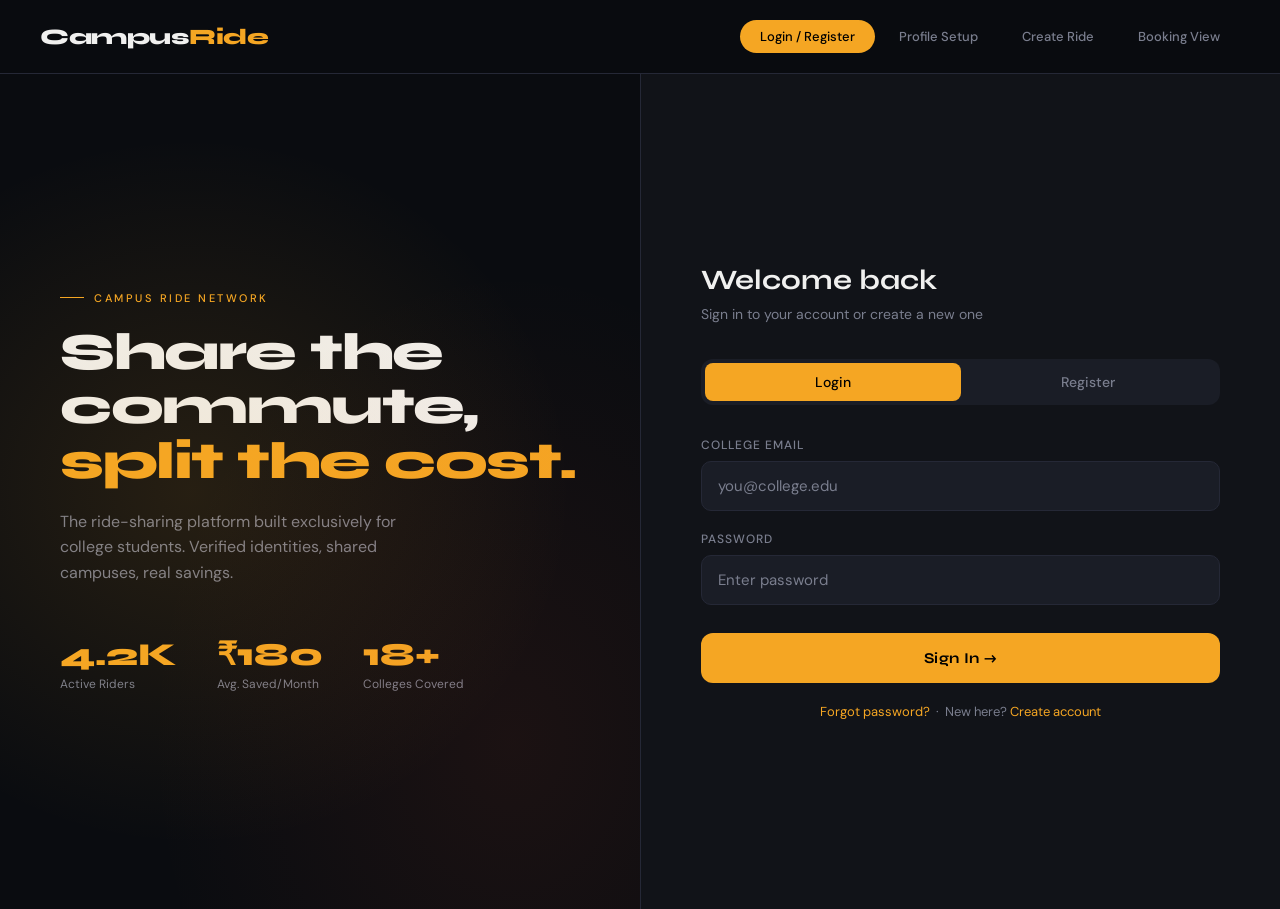
<file: index.html>
<!DOCTYPE html>
<html lang="en">
<head>
<meta charset="UTF-8">
<meta name="viewport" content="width=device-width, initial-scale=1.0">
<title>CampusRide — College Ride Sharing</title>
<link rel="preconnect" href="https://fonts.googleapis.com">
<link href="https://fonts.googleapis.com/css2?family=Syne:wght@400;600;700;800&family=DM+Sans:ital,wght@0,300;0,400;0,500;1,300&display=swap" rel="stylesheet">
<style>
  :root {
    --bg: #0a0c10;
    --surface: #111318;
    --surface2: #1a1d26;
    --border: #252836;
    --accent: #f5a623;
    --accent2: #e8552e;
    --green: #2dd4a0;
    --text: #f0f0ef;
    --muted: #7a7e8e;
    --pill-bg: #1e2130;
  }

  * { box-sizing: border-box; margin: 0; padding: 0; }

  body {
    font-family: 'DM Sans', sans-serif;
    background: var(--bg);
    color: var(--text);
    min-height: 100vh;
    overflow-x: hidden;
  }

  /* NAV */
  nav {
    display: flex; align-items: center; justify-content: space-between;
    padding: 20px 40px;
    border-bottom: 1px solid var(--border);
    position: sticky; top: 0; z-index: 100;
    background: rgba(10,12,16,0.92);
    backdrop-filter: blur(16px);
  }
  .logo {
    font-family: 'Syne', sans-serif;
    font-size: 22px; font-weight: 800;
    letter-spacing: -0.5px;
  }
  .logo span { color: var(--accent); }
  .nav-tabs { display: flex; gap: 4px; }
  .nav-tab {
    padding: 8px 20px; border-radius: 100px;
    border: none; cursor: pointer;
    font-family: 'DM Sans', sans-serif;
    font-size: 13px; font-weight: 500;
    transition: all 0.2s;
    background: transparent; color: var(--muted);
  }
  .nav-tab.active {
    background: var(--accent);
    color: #000;
  }
  .nav-tab:hover:not(.active) { color: var(--text); background: var(--surface2); }

  /* PAGES */
  .page { display: none; animation: fadeIn 0.35s ease; }
  .page.active { display: block; }
  @keyframes fadeIn { from { opacity: 0; transform: translateY(12px); } to { opacity: 1; transform: translateY(0); } }

  /* ========================
     PAGE 1 — LOGIN
  ======================== */
  .login-wrap {
    display: grid;
    grid-template-columns: 1fr 1fr;
    min-height: calc(100vh - 65px);
  }
  .login-left {
    padding: 80px 60px;
    display: flex; flex-direction: column; justify-content: center;
    position: relative; overflow: hidden;
  }
  .login-left::before {
    content: '';
    position: absolute; inset: 0;
    background: radial-gradient(ellipse at 30% 50%, rgba(245,166,35,0.12) 0%, transparent 60%),
                radial-gradient(ellipse at 80% 80%, rgba(232,85,46,0.08) 0%, transparent 50%);
    pointer-events: none;
  }
  .login-eyebrow {
    font-size: 11px; font-weight: 500; letter-spacing: 2.5px;
    color: var(--accent); text-transform: uppercase; margin-bottom: 20px;
    display: flex; align-items: center; gap: 10px;
  }
  .login-eyebrow::before { content: ''; width: 24px; height: 1px; background: var(--accent); }
  .login-headline {
    font-family: 'Syne', sans-serif;
    font-size: 52px; font-weight: 800; line-height: 1.05;
    letter-spacing: -1.5px; margin-bottom: 20px;
  }
  .login-headline em { font-style: normal; color: var(--accent); }
  .login-sub { font-size: 16px; color: var(--muted); line-height: 1.6; max-width: 380px; }
  .login-stats {
    display: flex; gap: 40px; margin-top: 50px;
  }
  .stat-item {}
  .stat-num {
    font-family: 'Syne', sans-serif;
    font-size: 32px; font-weight: 800; color: var(--accent);
  }
  .stat-label { font-size: 12px; color: var(--muted); margin-top: 2px; }

  .login-right {
    background: var(--surface);
    border-left: 1px solid var(--border);
    padding: 80px 60px;
    display: flex; flex-direction: column; justify-content: center;
  }
  .form-header { margin-bottom: 36px; }
  .form-title {
    font-family: 'Syne', sans-serif;
    font-size: 28px; font-weight: 700; margin-bottom: 8px;
  }
  .form-sub { font-size: 14px; color: var(--muted); }

  .tabs-toggle {
    display: flex; gap: 0;
    background: var(--surface2);
    border-radius: 12px; padding: 4px;
    margin-bottom: 32px;
  }
  .toggle-btn {
    flex: 1; padding: 10px; border-radius: 8px;
    border: none; cursor: pointer;
    font-family: 'DM Sans', sans-serif;
    font-size: 14px; font-weight: 500;
    background: transparent; color: var(--muted);
    transition: all 0.2s;
  }
  .toggle-btn.active { background: var(--accent); color: #000; }

  .field { margin-bottom: 20px; }
  .field label {
    display: block; font-size: 12px; font-weight: 500;
    color: var(--muted); text-transform: uppercase; letter-spacing: 1px;
    margin-bottom: 8px;
  }
  .field input, .field select {
    width: 100%; padding: 14px 16px;
    background: var(--surface2);
    border: 1px solid var(--border);
    border-radius: 10px; color: var(--text);
    font-family: 'DM Sans', sans-serif; font-size: 15px;
    transition: border-color 0.2s;
    outline: none; appearance: none;
  }
  .field input:focus, .field select:focus { border-color: var(--accent); }
  .field input::placeholder { color: var(--muted); }
  .field select option { background: var(--surface2); }

  .role-grid { display: grid; grid-template-columns: 1fr 1fr; gap: 12px; }
  .role-card {
    padding: 16px; border-radius: 12px;
    border: 1.5px solid var(--border);
    cursor: pointer; transition: all 0.2s;
    text-align: center;
  }
  .role-card:hover { border-color: var(--muted); }
  .role-card.selected { border-color: var(--accent); background: rgba(245,166,35,0.08); }
  .role-icon { font-size: 28px; margin-bottom: 8px; }
  .role-name { font-size: 14px; font-weight: 600; }
  .role-desc { font-size: 11px; color: var(--muted); margin-top: 3px; }

  .upload-zone {
    border: 1.5px dashed var(--border);
    border-radius: 10px; padding: 24px;
    text-align: center; cursor: pointer;
    transition: all 0.2s;
  }
  .upload-zone:hover { border-color: var(--accent); background: rgba(245,166,35,0.04); }
  .upload-icon { font-size: 24px; margin-bottom: 8px; }
  .upload-text { font-size: 13px; color: var(--muted); }
  .upload-text span { color: var(--accent); }

  .btn-primary {
    width: 100%; padding: 16px;
    background: var(--accent);
    border: none; border-radius: 12px;
    color: #000; font-family: 'Syne', sans-serif;
    font-size: 15px; font-weight: 700;
    cursor: pointer; transition: all 0.2s;
    letter-spacing: 0.3px;
    margin-top: 8px;
  }
  .btn-primary:hover { background: #f9bc52; transform: translateY(-1px); box-shadow: 0 8px 24px rgba(245,166,35,0.3); }

  .divider {
    display: flex; align-items: center; gap: 12px;
    margin: 20px 0; color: var(--muted); font-size: 12px;
  }
  .divider::before, .divider::after {
    content: ''; flex: 1; height: 1px; background: var(--border);
  }

  .form-footer { text-align: center; margin-top: 20px; font-size: 13px; color: var(--muted); }
  .form-footer a { color: var(--accent); cursor: pointer; text-decoration: none; }

  /* ========================
     PAGE 2 — PROFILE
  ======================== */
  .profile-wrap {
    max-width: 860px; margin: 0 auto;
    padding: 60px 40px;
  }
  .page-eyebrow {
    font-size: 11px; font-weight: 500; letter-spacing: 2.5px;
    color: var(--accent); text-transform: uppercase; margin-bottom: 16px;
    display: flex; align-items: center; gap: 10px;
  }
  .page-eyebrow::before { content: ''; width: 20px; height: 1px; background: var(--accent); }
  .page-headline {
    font-family: 'Syne', sans-serif;
    font-size: 38px; font-weight: 800; letter-spacing: -1px;
    margin-bottom: 10px;
  }
  .page-sub { font-size: 15px; color: var(--muted); margin-bottom: 48px; }

  .profile-steps {
    display: flex; gap: 0; margin-bottom: 48px;
    border: 1px solid var(--border); border-radius: 14px; overflow: hidden;
  }
  .step-item {
    flex: 1; padding: 16px 20px;
    border-right: 1px solid var(--border);
    display: flex; align-items: center; gap: 12px;
    font-size: 13px; color: var(--muted);
  }
  .step-item:last-child { border-right: none; }
  .step-item.done { color: var(--green); }
  .step-item.current { color: var(--text); background: var(--surface2); }
  .step-num {
    width: 26px; height: 26px; border-radius: 50%;
    display: flex; align-items: center; justify-content: center;
    font-size: 11px; font-weight: 700;
    background: var(--surface2); color: var(--muted);
    flex-shrink: 0;
  }
  .step-item.done .step-num { background: var(--green); color: #000; }
  .step-item.current .step-num { background: var(--accent); color: #000; }

  .profile-card {
    background: var(--surface);
    border: 1px solid var(--border);
    border-radius: 20px; padding: 40px;
    margin-bottom: 24px;
  }
  .card-section-title {
    font-family: 'Syne', sans-serif;
    font-size: 18px; font-weight: 700;
    margin-bottom: 24px;
    display: flex; align-items: center; gap: 10px;
  }
  .card-section-title .badge {
    font-size: 10px; font-weight: 600; letter-spacing: 1px; text-transform: uppercase;
    background: rgba(245,166,35,0.15); color: var(--accent);
    padding: 3px 8px; border-radius: 100px;
  }
  .two-col { display: grid; grid-template-columns: 1fr 1fr; gap: 20px; }

  .avatar-upload {
    display: flex; align-items: center; gap: 24px; margin-bottom: 32px;
  }
  .avatar-circle {
    width: 80px; height: 80px; border-radius: 50%;
    background: linear-gradient(135deg, var(--accent), var(--accent2));
    display: flex; align-items: center; justify-content: center;
    font-size: 28px; font-weight: 800; font-family: 'Syne', sans-serif;
    color: #000; flex-shrink: 0;
  }
  .avatar-info { flex: 1; }
  .avatar-info p { font-size: 14px; font-weight: 500; margin-bottom: 4px; }
  .avatar-info small { font-size: 12px; color: var(--muted); }
  .btn-outline {
    padding: 10px 20px; border-radius: 8px;
    border: 1px solid var(--border); background: transparent;
    color: var(--text); font-family: 'DM Sans', sans-serif;
    font-size: 13px; cursor: pointer; transition: all 0.2s;
    margin-top: 10px; display: inline-block;
  }
  .btn-outline:hover { border-color: var(--accent); color: var(--accent); }

  .doc-uploads { display: grid; grid-template-columns: 1fr 1fr; gap: 16px; }
  .doc-card {
    padding: 20px; border-radius: 14px;
    border: 1.5px dashed var(--border);
    cursor: pointer; transition: all 0.2s;
    position: relative; overflow: hidden;
  }
  .doc-card:hover { border-color: var(--accent); }
  .doc-card.uploaded { border-style: solid; border-color: var(--green); }
  .doc-tag {
    font-size: 10px; font-weight: 600; text-transform: uppercase; letter-spacing: 1.5px;
    padding: 3px 8px; border-radius: 100px; margin-bottom: 12px; display: inline-block;
    background: rgba(255,255,255,0.06); color: var(--muted);
  }
  .doc-card.uploaded .doc-tag { background: rgba(45,212,160,0.12); color: var(--green); }
  .doc-icon { font-size: 24px; margin-bottom: 8px; }
  .doc-title { font-size: 14px; font-weight: 500; margin-bottom: 4px; }
  .doc-hint { font-size: 12px; color: var(--muted); }
  .doc-check {
    position: absolute; top: 14px; right: 14px;
    width: 20px; height: 20px; border-radius: 50%;
    background: var(--green); color: #000;
    display: flex; align-items: center; justify-content: center;
    font-size: 10px;
  }

  /* ========================
     PAGE 3 — RIDE CREATION
  ======================== */
  .ride-wrap {
    max-width: 760px; margin: 0 auto;
    padding: 60px 40px;
  }

  .map-preview {
    width: 100%; height: 220px;
    background: var(--surface2);
    border-radius: 16px; overflow: hidden;
    position: relative; margin-bottom: 28px;
    border: 1px solid var(--border);
  }
  .map-bg {
    width: 100%; height: 100%;
    background: 
      repeating-linear-gradient(0deg, transparent, transparent 39px, rgba(255,255,255,0.03) 40px),
      repeating-linear-gradient(90deg, transparent, transparent 39px, rgba(255,255,255,0.03) 40px),
      var(--surface2);
  }
  .map-overlay {
    position: absolute; inset: 0;
    display: flex; align-items: center; justify-content: center;
  }
  .route-visual {
    display: flex; align-items: center; gap: 0;
    background: rgba(10,12,16,0.85);
    border-radius: 100px; padding: 12px 24px;
    border: 1px solid var(--border);
    backdrop-filter: blur(10px);
  }
  .route-dot {
    width: 10px; height: 10px; border-radius: 50%;
    flex-shrink: 0;
  }
  .route-dot.start { background: var(--green); }
  .route-dot.end { background: var(--accent2); }
  .route-line {
    width: 80px; height: 2px;
    background: repeating-linear-gradient(90deg, var(--muted) 0, var(--muted) 4px, transparent 4px, transparent 8px);
    margin: 0 10px;
  }
  .route-label { font-size: 13px; font-weight: 500; padding: 0 8px; }

  .map-badge {
    position: absolute; top: 16px; left: 16px;
    background: rgba(10,12,16,0.8);
    border: 1px solid var(--border);
    border-radius: 8px; padding: 6px 12px;
    font-size: 11px; color: var(--muted);
    backdrop-filter: blur(10px);
  }
  .map-badge span { color: var(--accent); }

  .location-fields { display: grid; grid-template-columns: 1fr 1fr; gap: 16px; margin-bottom: 24px; }
  .location-input-wrap { position: relative; }
  .location-dot {
    position: absolute; left: 14px; top: 50%; transform: translateY(-50%);
    width: 10px; height: 10px; border-radius: 50%; z-index: 1;
  }
  .location-dot.pickup { background: var(--green); }
  .location-dot.drop { background: var(--accent2); }
  .location-input {
    width: 100%; padding: 14px 16px 14px 36px;
    background: var(--surface2);
    border: 1px solid var(--border);
    border-radius: 10px; color: var(--text);
    font-family: 'DM Sans', sans-serif; font-size: 15px;
    outline: none; transition: border-color 0.2s;
  }
  .location-input:focus { border-color: var(--accent); }
  .location-input::placeholder { color: var(--muted); }

  .ride-details-grid { display: grid; grid-template-columns: 1fr 1fr 1fr; gap: 16px; margin-bottom: 24px; }
  .detail-field { }
  .detail-field label {
    display: block; font-size: 11px; font-weight: 600; letter-spacing: 1.5px;
    text-transform: uppercase; color: var(--muted); margin-bottom: 8px;
  }
  .detail-field input, .detail-field select {
    width: 100%; padding: 14px 16px;
    background: var(--surface2);
    border: 1px solid var(--border);
    border-radius: 10px; color: var(--text);
    font-family: 'DM Sans', sans-serif; font-size: 15px;
    outline: none; appearance: none;
    transition: border-color 0.2s;
  }
  .detail-field input:focus, .detail-field select:focus { border-color: var(--accent); }
  .detail-field input::placeholder { color: var(--muted); }

  .seat-selector {
    display: flex; gap: 10px;
  }
  .seat-btn {
    flex: 1; padding: 14px 8px;
    background: var(--surface2);
    border: 1.5px solid var(--border);
    border-radius: 10px; color: var(--muted);
    font-family: 'DM Sans', sans-serif;
    font-size: 15px; font-weight: 600;
    cursor: pointer; transition: all 0.2s;
    text-align: center;
  }
  .seat-btn:hover { border-color: var(--muted); color: var(--text); }
  .seat-btn.selected { border-color: var(--accent); background: rgba(245,166,35,0.1); color: var(--accent); }

  .fare-card {
    background: linear-gradient(135deg, rgba(245,166,35,0.08), rgba(232,85,46,0.06));
    border: 1px solid rgba(245,166,35,0.2);
    border-radius: 14px; padding: 24px;
    display: flex; align-items: center; justify-content: space-between;
    margin-bottom: 28px;
  }
  .fare-label { font-size: 13px; color: var(--muted); }
  .fare-value {
    font-family: 'Syne', sans-serif;
    font-size: 28px; font-weight: 800; color: var(--accent);
  }
  .fare-per { font-size: 13px; color: var(--muted); margin-left: 4px; }
  .fare-breakdown { font-size: 12px; color: var(--muted); margin-top: 4px; }

  /* ========================
     PAGE 4 — BOOKING NOTIFICATION
  ======================== */
  .notif-wrap {
    max-width: 600px; margin: 0 auto;
    padding: 60px 40px;
  }

  .notif-header {
    text-align: center; margin-bottom: 40px;
    position: relative;
  }
  .notif-glow {
    position: absolute; top: -20px; left: 50%; transform: translateX(-50%);
    width: 120px; height: 120px; border-radius: 50%;
    background: rgba(45,212,160,0.15);
    filter: blur(40px);
    pointer-events: none;
  }
  .notif-icon-wrap {
    width: 80px; height: 80px; border-radius: 50%;
    background: rgba(45,212,160,0.12);
    border: 2px solid var(--green);
    display: flex; align-items: center; justify-content: center;
    font-size: 32px; margin: 0 auto 20px;
    position: relative; z-index: 1;
    animation: pulse 2s ease-in-out infinite;
  }
  @keyframes pulse {
    0%, 100% { box-shadow: 0 0 0 0 rgba(45,212,160,0.4); }
    50% { box-shadow: 0 0 0 12px rgba(45,212,160,0); }
  }
  .notif-title {
    font-family: 'Syne', sans-serif;
    font-size: 28px; font-weight: 800; margin-bottom: 8px;
  }
  .notif-title em { font-style: normal; color: var(--green); }
  .notif-sub { font-size: 15px; color: var(--muted); }

  .booking-card {
    background: var(--surface);
    border: 1px solid var(--border);
    border-radius: 20px; overflow: hidden;
    margin-bottom: 20px;
  }
  .booking-card-header {
    padding: 20px 24px;
    border-bottom: 1px solid var(--border);
    display: flex; align-items: center; justify-content: space-between;
  }
  .booking-card-title { font-size: 12px; font-weight: 600; letter-spacing: 1.5px; text-transform: uppercase; color: var(--muted); }
  .status-badge {
    padding: 4px 12px; border-radius: 100px;
    font-size: 11px; font-weight: 600; letter-spacing: 0.5px;
  }
  .status-badge.accepted { background: rgba(45,212,160,0.12); color: var(--green); }
  .status-badge.pending { background: rgba(245,166,35,0.12); color: var(--accent); }

  .seeker-row {
    padding: 20px 24px;
    display: flex; align-items: center; gap: 16px;
    border-bottom: 1px solid var(--border);
  }
  .seeker-avatar {
    width: 48px; height: 48px; border-radius: 50%;
    background: linear-gradient(135deg, #6c5ce7, #a29bfe);
    display: flex; align-items: center; justify-content: center;
    font-size: 18px; font-weight: 700; color: #fff;
    font-family: 'Syne', sans-serif; flex-shrink: 0;
  }
  .seeker-info { flex: 1; }
  .seeker-name { font-size: 16px; font-weight: 600; margin-bottom: 2px; }
  .seeker-college { font-size: 13px; color: var(--muted); }
  .seeker-rating {
    display: flex; align-items: center; gap: 4px;
    font-size: 13px; font-weight: 600;
    color: var(--accent);
  }

  .ride-info-grid {
    padding: 20px 24px;
    display: grid; grid-template-columns: 1fr 1fr;
    gap: 16px; border-bottom: 1px solid var(--border);
  }
  .info-item {}
  .info-item-label { font-size: 11px; color: var(--muted); text-transform: uppercase; letter-spacing: 1px; margin-bottom: 4px; }
  .info-item-value { font-size: 15px; font-weight: 500; }
  .info-item-value.green { color: var(--green); }
  .info-item-value.accent { color: var(--accent); }

  .route-display {
    padding: 20px 24px; border-bottom: 1px solid var(--border);
  }
  .route-row {
    display: flex; align-items: center; gap: 12px; padding: 8px 0;
  }
  .route-icon { font-size: 16px; width: 24px; text-align: center; }
  .route-text { font-size: 14px; }
  .route-connector { width: 1px; height: 20px; background: var(--border); margin-left: 11px; }

  .action-row {
    padding: 20px 24px;
    display: grid; grid-template-columns: 1fr 1fr; gap: 12px;
  }
  .btn-accept {
    padding: 14px; border-radius: 12px;
    background: var(--green); border: none;
    color: #000; font-family: 'Syne', sans-serif;
    font-size: 14px; font-weight: 700;
    cursor: pointer; transition: all 0.2s;
  }
  .btn-accept:hover { opacity: 0.85; transform: translateY(-1px); }
  .btn-reject {
    padding: 14px; border-radius: 12px;
    background: transparent;
    border: 1px solid var(--border);
    color: var(--muted); font-family: 'DM Sans', sans-serif;
    font-size: 14px; font-weight: 500;
    cursor: pointer; transition: all 0.2s;
  }
  .btn-reject:hover { border-color: var(--accent2); color: var(--accent2); }

  .accepted-banner {
    background: rgba(45,212,160,0.08);
    border: 1px solid rgba(45,212,160,0.2);
    border-radius: 14px; padding: 20px 24px;
    display: flex; align-items: center; gap: 16px;
    margin-bottom: 20px;
  }
  .banner-icon { font-size: 28px; }
  .banner-text { flex: 1; }
  .banner-text p { font-size: 15px; font-weight: 600; color: var(--green); margin-bottom: 4px; }
  .banner-text small { font-size: 13px; color: var(--muted); }

  .pending-list {
    background: var(--surface);
    border: 1px solid var(--border);
    border-radius: 20px; overflow: hidden;
  }
  .pending-header {
    padding: 16px 24px;
    border-bottom: 1px solid var(--border);
    font-size: 12px; font-weight: 600; letter-spacing: 1.5px;
    text-transform: uppercase; color: var(--muted);
    display: flex; justify-content: space-between; align-items: center;
  }
  .pending-count {
    background: var(--accent); color: #000;
    width: 20px; height: 20px; border-radius: 50%;
    font-size: 11px; font-weight: 700;
    display: flex; align-items: center; justify-content: center;
  }
  .pending-item {
    padding: 16px 24px;
    display: flex; align-items: center; gap: 14px;
    border-bottom: 1px solid var(--border);
    transition: background 0.2s;
    cursor: pointer;
  }
  .pending-item:last-child { border-bottom: none; }
  .pending-item:hover { background: var(--surface2); }
  .pending-avatar {
    width: 40px; height: 40px; border-radius: 50%;
    display: flex; align-items: center; justify-content: center;
    font-size: 14px; font-weight: 700; color: #fff;
    font-family: 'Syne', sans-serif; flex-shrink: 0;
  }
  .pending-info { flex: 1; }
  .pending-name { font-size: 14px; font-weight: 500; margin-bottom: 2px; }
  .pending-time { font-size: 12px; color: var(--muted); }
  .pending-actions { display: flex; gap: 8px; }
  .mini-btn {
    width: 32px; height: 32px; border-radius: 8px;
    border: 1px solid var(--border);
    background: transparent; cursor: pointer;
    display: flex; align-items: center; justify-content: center;
    font-size: 14px; transition: all 0.2s;
  }
  .mini-btn.yes { border-color: var(--green); }
  .mini-btn.yes:hover { background: rgba(45,212,160,0.1); }
  .mini-btn.no { border-color: var(--border); }
  .mini-btn.no:hover { border-color: var(--accent2); background: rgba(232,85,46,0.1); }

  /* RESPONSIVE */
  @media (max-width: 768px) {
    .login-wrap { grid-template-columns: 1fr; }
    .login-left { display: none; }
    .login-right { padding: 40px 24px; }
    .two-col, .ride-details-grid, .location-fields, .doc-uploads { grid-template-columns: 1fr; }
    .profile-steps { display: none; }
    nav { padding: 16px 20px; }
    .nav-tabs { gap: 2px; }
    .nav-tab { padding: 8px 12px; font-size: 12px; }
    .login-headline { font-size: 36px; }
  }
</style>
</head>
<body>

<nav>
  <div class="logo">Campus<span>Ride</span></div>
  <div class="nav-tabs">
    <button class="nav-tab active" onclick="showPage('login')">Login / Register</button>
    <button class="nav-tab" onclick="showPage('profile')">Profile Setup</button>
    <button class="nav-tab" onclick="showPage('ride')">Create Ride</button>
    <button class="nav-tab" onclick="showPage('booking')">Booking View</button>
  </div>
</nav>

<!-- =================== PAGE 1: LOGIN =================== -->
<div id="login" class="page active">
  <div class="login-wrap">
    <div class="login-left">
      <div class="login-eyebrow">Campus Ride Network</div>
      <h1 class="login-headline">
        Share the<br>commute,<br><em>split the cost.</em>
      </h1>
      <p class="login-sub">
        The ride-sharing platform built exclusively for college students. Verified identities, shared campuses, real savings.
      </p>
      <div class="login-stats">
        <div class="stat-item">
          <div class="stat-num">4.2K</div>
          <div class="stat-label">Active Riders</div>
        </div>
        <div class="stat-item">
          <div class="stat-num">₹180</div>
          <div class="stat-label">Avg. Saved/Month</div>
        </div>
        <div class="stat-item">
          <div class="stat-num">18+</div>
          <div class="stat-label">Colleges Covered</div>
        </div>
      </div>
    </div>

    <div class="login-right">
      <div class="form-header">
        <h2 class="form-title">Welcome back</h2>
        <p class="form-sub">Sign in to your account or create a new one</p>
      </div>

      <div class="tabs-toggle">
        <button class="toggle-btn active" onclick="toggleForm('login-form', this)">Login</button>
        <button class="toggle-btn" onclick="toggleForm('register-form', this)">Register</button>
      </div>

      <!-- LOGIN FORM -->
      <div id="login-form">
        <div class="field">
          <label>College Email</label>
          <input type="email" placeholder="you@college.edu">
        </div>
        <div class="field">
          <label>Password</label>
          <input type="password" placeholder="Enter password">
        </div>
        <button class="btn-primary" onclick="showPage('ride')">Sign In →</button>
        <div class="form-footer">
          <a>Forgot password?</a> &nbsp;·&nbsp; 
          New here? <a onclick="document.querySelector('[onclick*=register-form]').click()">Create account</a>
        </div>
      </div>

      <!-- REGISTER FORM -->
      <div id="register-form" style="display:none">
        <div class="two-col">
          <div class="field">
            <label>Full Name</label>
            <input type="text" placeholder="Your name">
          </div>
          <div class="field">
            <label>College Email</label>
            <input type="email" placeholder="you@college.edu">
          </div>
        </div>
        <div class="two-col">
          <div class="field">
            <label>Phone</label>
            <input type="tel" placeholder="+91 9876543210">
          </div>
          <div class="field">
            <label>College / University</label>
            <input type="text" placeholder="BITS Pilani, MIT, ...">
          </div>
        </div>
        <div class="field" style="margin-bottom:16px">
          <label>I am a</label>
          <div class="role-grid">
            <div class="role-card selected" onclick="selectRole(this)">
              <div class="role-icon">🚗</div>
              <div class="role-name">Provider</div>
              <div class="role-desc">I have a car & offer rides</div>
            </div>
            <div class="role-card" onclick="selectRole(this)">
              <div class="role-icon">🎒</div>
              <div class="role-name">Seeker</div>
              <div class="role-desc">I'm looking for rides</div>
            </div>
          </div>
        </div>
        <div class="field">
          <label>Password</label>
          <input type="password" placeholder="Create a strong password">
        </div>
        <button class="btn-primary" onclick="showPage('profile')">Create Account →</button>
      </div>
    </div>
  </div>
</div>

<!-- =================== PAGE 2: PROFILE =================== -->
<div id="profile" class="page">
  <div class="profile-wrap">
    <div class="page-eyebrow">Step 2 of 3</div>
    <h1 class="page-headline">Complete your profile</h1>
    <p class="page-sub">We verify every user for a safer, trusted campus community.</p>

    <div class="profile-steps">
      <div class="step-item done">
        <div class="step-num">✓</div>
        Account Created
      </div>
      <div class="step-item current">
        <div class="step-num">2</div>
        Profile & Documents
      </div>
      <div class="step-item">
        <div class="step-num">3</div>
        Verification
      </div>
      <div class="step-item">
        <div class="step-num">4</div>
        Ready to Ride
      </div>
    </div>

    <!-- BASIC INFO -->
    <div class="profile-card">
      <div class="card-section-title">
        Personal Details
        <span class="badge">Required</span>
      </div>
      <div class="avatar-upload">
        <div class="avatar-circle">A</div>
        <div class="avatar-info">
          <p>Profile Photo</p>
          <small>JPG or PNG, max 5MB. Clear face photo required.</small>
          <div>
            <button class="btn-outline">Upload Photo</button>
          </div>
        </div>
      </div>
      <div class="two-col">
        <div class="field">
          <label>Display Name</label>
          <input type="text" placeholder="How others see you" value="Arjun Sharma">
        </div>
        <div class="field">
          <label>Phone (OTP verified)</label>
          <input type="tel" placeholder="+91 9876543210">
        </div>
      </div>
      <div class="two-col">
        <div class="field">
          <label>Role</label>
          <select>
            <option>Provider (I offer rides)</option>
            <option>Seeker (I need rides)</option>
            <option>Both</option>
          </select>
        </div>
        <div class="field">
          <label>College / University</label>
          <input type="text" placeholder="Your institution" value="IIT Bombay">
        </div>
      </div>
    </div>

    <!-- DOCUMENTS -->
    <div class="profile-card">
      <div class="card-section-title">
        Identity & Documents
        <span class="badge">Required for Providers</span>
      </div>
      <div class="doc-uploads">
        <div class="doc-card uploaded" onclick="this.classList.toggle('uploaded')">
          <span class="doc-tag">✓ Uploaded</span>
          <div class="doc-icon">🪪</div>
          <div class="doc-title">Student ID Card</div>
          <div class="doc-hint">Front side, clearly readable</div>
          <div class="doc-check">✓</div>
        </div>
        <div class="doc-card" onclick="this.classList.toggle('uploaded'); this.querySelector('.doc-tag').textContent='✓ Uploaded'; this.querySelector('.doc-check') && null; addCheck(this)">
          <span class="doc-tag">Pending</span>
          <div class="doc-icon">🪪</div>
          <div class="doc-title">Government ID</div>
          <div class="doc-hint">Aadhaar, PAN, or Passport</div>
        </div>
        <div class="doc-card" onclick="markUploaded(this)">
          <span class="doc-tag">Pending</span>
          <div class="doc-icon">🚗</div>
          <div class="doc-title">Driving License</div>
          <div class="doc-hint">Providers only — front & back</div>
        </div>
        <div class="doc-card" onclick="markUploaded(this)">
          <span class="doc-tag">Pending</span>
          <div class="doc-icon">📸</div>
          <div class="doc-title">Vehicle Photo</div>
          <div class="doc-hint">Clear photo of your car + plate</div>
        </div>
      </div>
    </div>

    <button class="btn-primary" onclick="showPage('ride')" style="max-width:300px">Save & Continue →</button>
  </div>
</div>

<!-- =================== PAGE 3: RIDE CREATION =================== -->
<div id="ride" class="page">
  <div class="ride-wrap">
    <div class="page-eyebrow">Provider Dashboard</div>
    <h1 class="page-headline">Offer a Ride</h1>
    <p class="page-sub">Set your route, schedule, and available seats.</p>

    <!-- MAP PREVIEW -->
    <div class="map-preview">
      <div class="map-bg"></div>
      <div class="map-overlay">
        <div class="route-visual">
          <div class="route-dot start"></div>
          <div class="route-label" style="color:var(--green)">BITS Pilani</div>
          <div class="route-line"></div>
          <div class="route-label" style="color:var(--accent2)">Jaipur Airport</div>
          <div class="route-dot end"></div>
        </div>
      </div>
      <div class="map-badge">📍 <span>Google Maps</span> — Click to set coordinates</div>
    </div>

    <!-- LOCATION INPUTS -->
    <div class="location-fields">
      <div class="location-input-wrap">
        <div class="location-dot pickup"></div>
        <input class="location-input" type="text" placeholder="Pickup location" value="BITS Pilani, Rajasthan">
      </div>
      <div class="location-input-wrap">
        <div class="location-dot drop"></div>
        <input class="location-input" type="text" placeholder="Drop location" value="Jaipur Airport (JAI)">
      </div>
    </div>

    <!-- RIDE DETAILS -->
    <div class="ride-details-grid">
      <div class="detail-field">
        <label>Date</label>
        <input type="date" value="2025-06-15">
      </div>
      <div class="detail-field">
        <label>Time</label>
        <input type="time" value="07:30">
      </div>
      <div class="detail-field">
        <label>Cost / Seat (₹)</label>
        <input type="number" placeholder="0" value="350">
      </div>
    </div>

    <div class="detail-field" style="margin-bottom:24px">
      <label>Available Seats</label>
      <div class="seat-selector">
        <button class="seat-btn" onclick="selectSeat(this)">1</button>
        <button class="seat-btn selected" onclick="selectSeat(this)">2</button>
        <button class="seat-btn" onclick="selectSeat(this)">3</button>
        <button class="seat-btn" onclick="selectSeat(this)">4</button>
      </div>
    </div>

    <!-- FARE SUMMARY -->
    <div class="fare-card">
      <div>
        <div class="fare-label">Estimated total earnings</div>
        <div class="fare-breakdown">2 seats × ₹350 · 76km route</div>
      </div>
      <div>
        <span class="fare-value">₹700</span>
        <span class="fare-per">max</span>
      </div>
    </div>

    <button class="btn-primary" onclick="showPage('booking')">Post Ride →</button>
  </div>
</div>

<!-- =================== PAGE 4: BOOKING NOTIFICATION =================== -->
<div id="booking" class="page">
  <div class="notif-wrap">

    <!-- ACCEPTED BANNER -->
    <div class="accepted-banner">
      <div class="banner-icon">✅</div>
      <div class="banner-text">
        <p>Booking Accepted Successfully</p>
        <small>Priya Mehta has been notified and added to your ride on June 15 · 07:30 AM</small>
      </div>
    </div>

    <!-- NOTIFICATION HEADER -->
    <div class="notif-header">
      <div class="notif-glow"></div>
      <div class="notif-icon-wrap">🔔</div>
      <h2 class="notif-title">Ride <em>Confirmed</em></h2>
      <p class="notif-sub">Your booking details are confirmed. Have a safe ride!</p>
    </div>

    <!-- ACCEPTED BOOKING CARD -->
    <div class="booking-card">
      <div class="booking-card-header">
        <span class="booking-card-title">Passenger Details</span>
        <span class="status-badge accepted">● Accepted</span>
      </div>

      <div class="seeker-row">
        <div class="seeker-avatar">P</div>
        <div class="seeker-info">
          <div class="seeker-name">Priya Mehta</div>
          <div class="seeker-college">IIT Bombay · 3rd Year</div>
        </div>
        <div class="seeker-rating">⭐ 4.8</div>
      </div>

      <div class="route-display">
        <div class="route-row">
          <span class="route-icon">🟢</span>
          <span class="route-text">BITS Pilani, Vidya Vihar</span>
        </div>
        <div class="route-connector"></div>
        <div class="route-row">
          <span class="route-icon">🔴</span>
          <span class="route-text">Jaipur International Airport (JAI)</span>
        </div>
      </div>

      <div class="ride-info-grid">
        <div class="info-item">
          <div class="info-item-label">Date & Time</div>
          <div class="info-item-value">June 15 · 07:30 AM</div>
        </div>
        <div class="info-item">
          <div class="info-item-label">Seats Booked</div>
          <div class="info-item-value">1 seat</div>
        </div>
        <div class="info-item">
          <div class="info-item-label">Your Earning</div>
          <div class="info-item-value accent">₹350</div>
        </div>
        <div class="info-item">
          <div class="info-item-label">Remaining Seats</div>
          <div class="info-item-value green">1 seat left</div>
        </div>
      </div>
    </div>

    <!-- PENDING REQUESTS -->
    <div class="pending-list">
      <div class="pending-header">
        Pending Requests
        <div class="pending-count">2</div>
      </div>
      <div class="pending-item">
        <div class="pending-avatar" style="background:linear-gradient(135deg,#fd79a8,#e17055)">R</div>
        <div class="pending-info">
          <div class="pending-name">Rahul Verma</div>
          <div class="pending-time">Requested 12 mins ago · NIT Jaipur</div>
        </div>
        <div class="pending-actions">
          <button class="mini-btn yes" onclick="acceptPending(this)">✓</button>
          <button class="mini-btn no">✕</button>
        </div>
      </div>
      <div class="pending-item">
        <div class="pending-avatar" style="background:linear-gradient(135deg,#74b9ff,#0984e3)">S</div>
        <div class="pending-info">
          <div class="pending-name">Sneha Patel</div>
          <div class="pending-time">Requested 28 mins ago · MNIT Jaipur</div>
        </div>
        <div class="pending-actions">
          <button class="mini-btn yes" onclick="acceptPending(this)">✓</button>
          <button class="mini-btn no">✕</button>
        </div>
      </div>
    </div>
  </div>
</div>

<script>
  function showPage(id) {
    document.querySelectorAll('.page').forEach(p => p.classList.remove('active'));
    document.querySelectorAll('.nav-tab').forEach(t => t.classList.remove('active'));
    document.getElementById(id).classList.add('active');
    const tabs = document.querySelectorAll('.nav-tab');
    const map = { login: 0, profile: 1, ride: 2, booking: 3 };
    tabs[map[id]]?.classList.add('active');
  }

  function toggleForm(formId, btn) {
    document.getElementById('login-form').style.display = 'none';
    document.getElementById('register-form').style.display = 'none';
    document.getElementById(formId).style.display = 'block';
    document.querySelectorAll('.toggle-btn').forEach(b => b.classList.remove('active'));
    btn.classList.add('active');
  }

  function selectRole(card) {
    document.querySelectorAll('.role-card').forEach(c => c.classList.remove('selected'));
    card.classList.add('selected');
  }

  function selectSeat(btn) {
    document.querySelectorAll('.seat-btn').forEach(b => b.classList.remove('selected'));
    btn.classList.add('selected');
    // update fare
    const seats = btn.textContent.trim();
    document.querySelector('.fare-value').textContent = '₹' + (seats * 350);
    document.querySelector('.fare-breakdown').textContent = `${seats} seat${seats>1?'s':''} × ₹350 · 76km route`;
  }

  function markUploaded(card) {
    card.classList.add('uploaded');
    card.querySelector('.doc-tag').textContent = '✓ Uploaded';
    if (!card.querySelector('.doc-check')) {
      const check = document.createElement('div');
      check.className = 'doc-check';
      check.textContent = '✓';
      card.appendChild(check);
    }
  }

  function acceptPending(btn) {
    const item = btn.closest('.pending-item');
    const name = item.querySelector('.pending-name').textContent;
    item.style.opacity = '0';
    item.style.transition = 'opacity 0.3s';
    setTimeout(() => {
      item.remove();
      const count = document.querySelector('.pending-count');
      count.textContent = Math.max(0, parseInt(count.textContent) - 1);
    }, 300);
    const banner = document.querySelector('.accepted-banner .banner-text small');
    banner.textContent = `${name} has been notified and added to your ride on June 15 · 07:30 AM`;
  }
</script>
</body>
</html>
</file>
